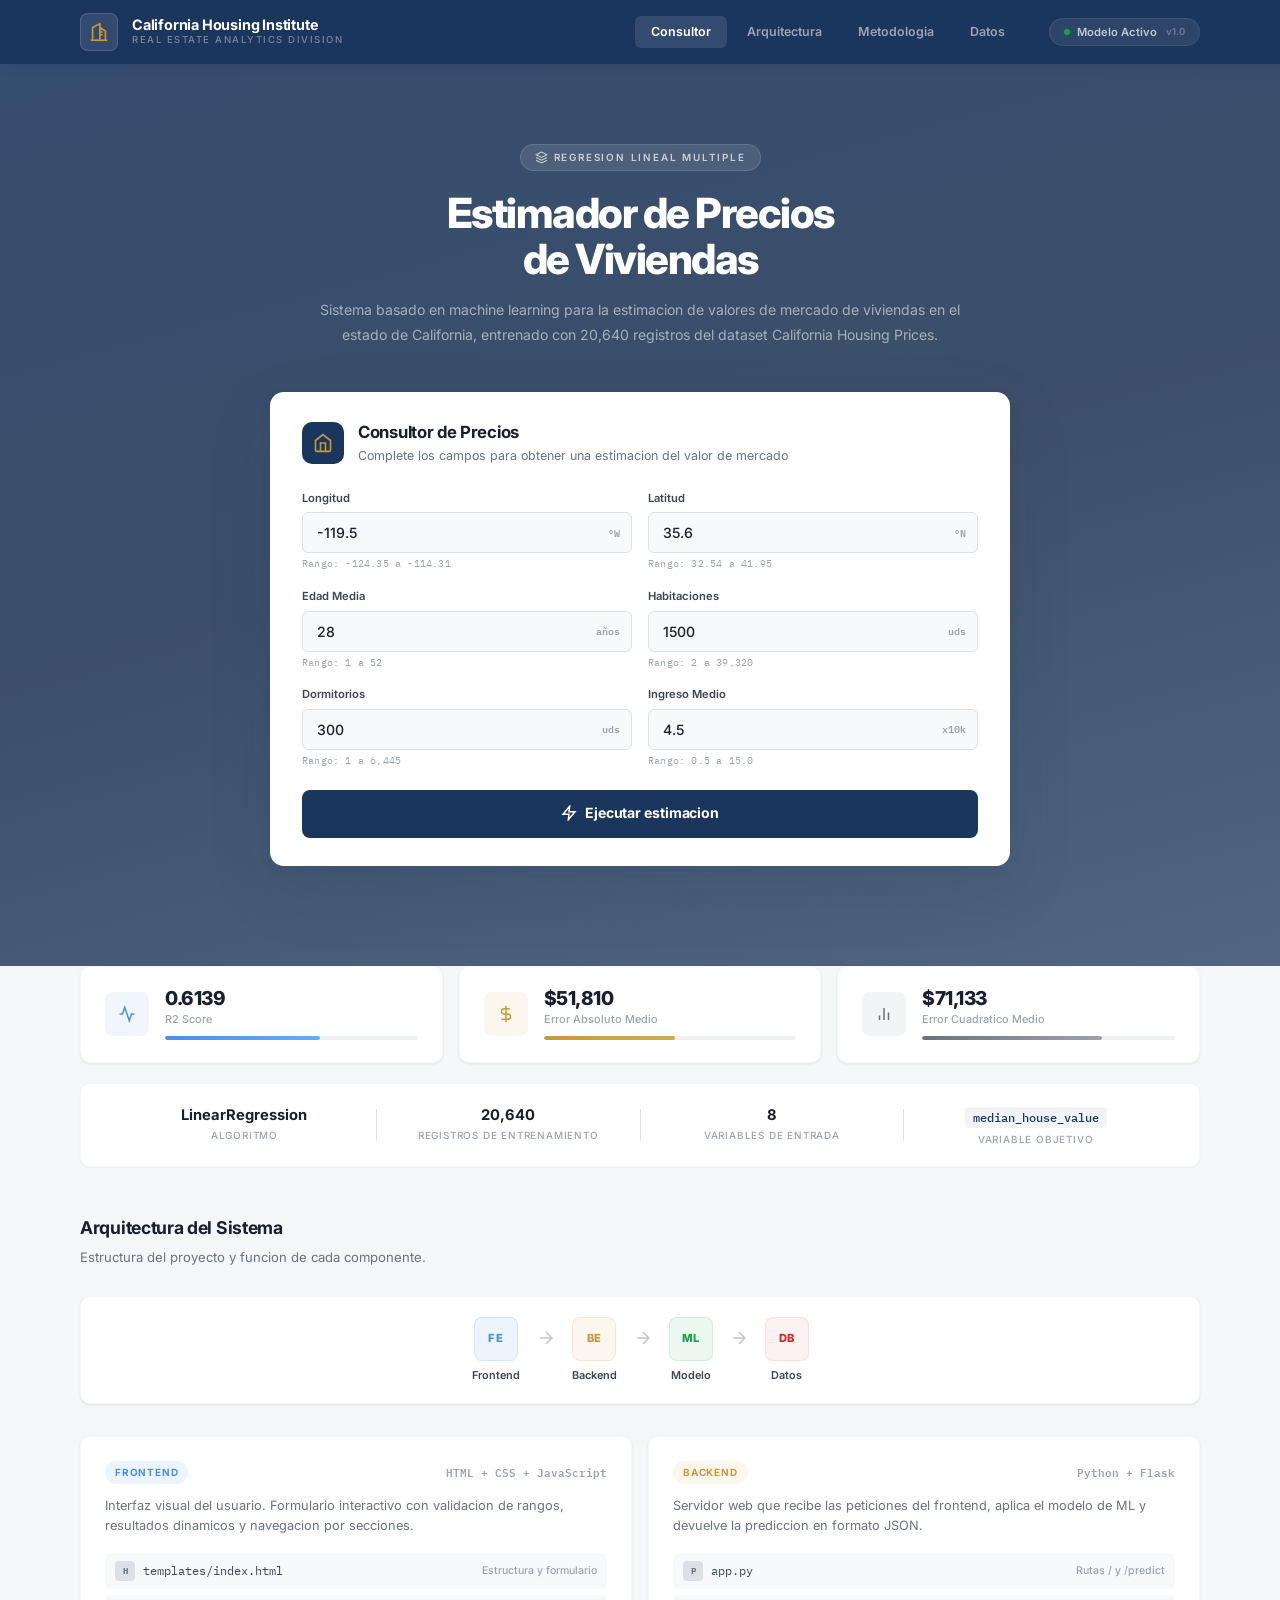
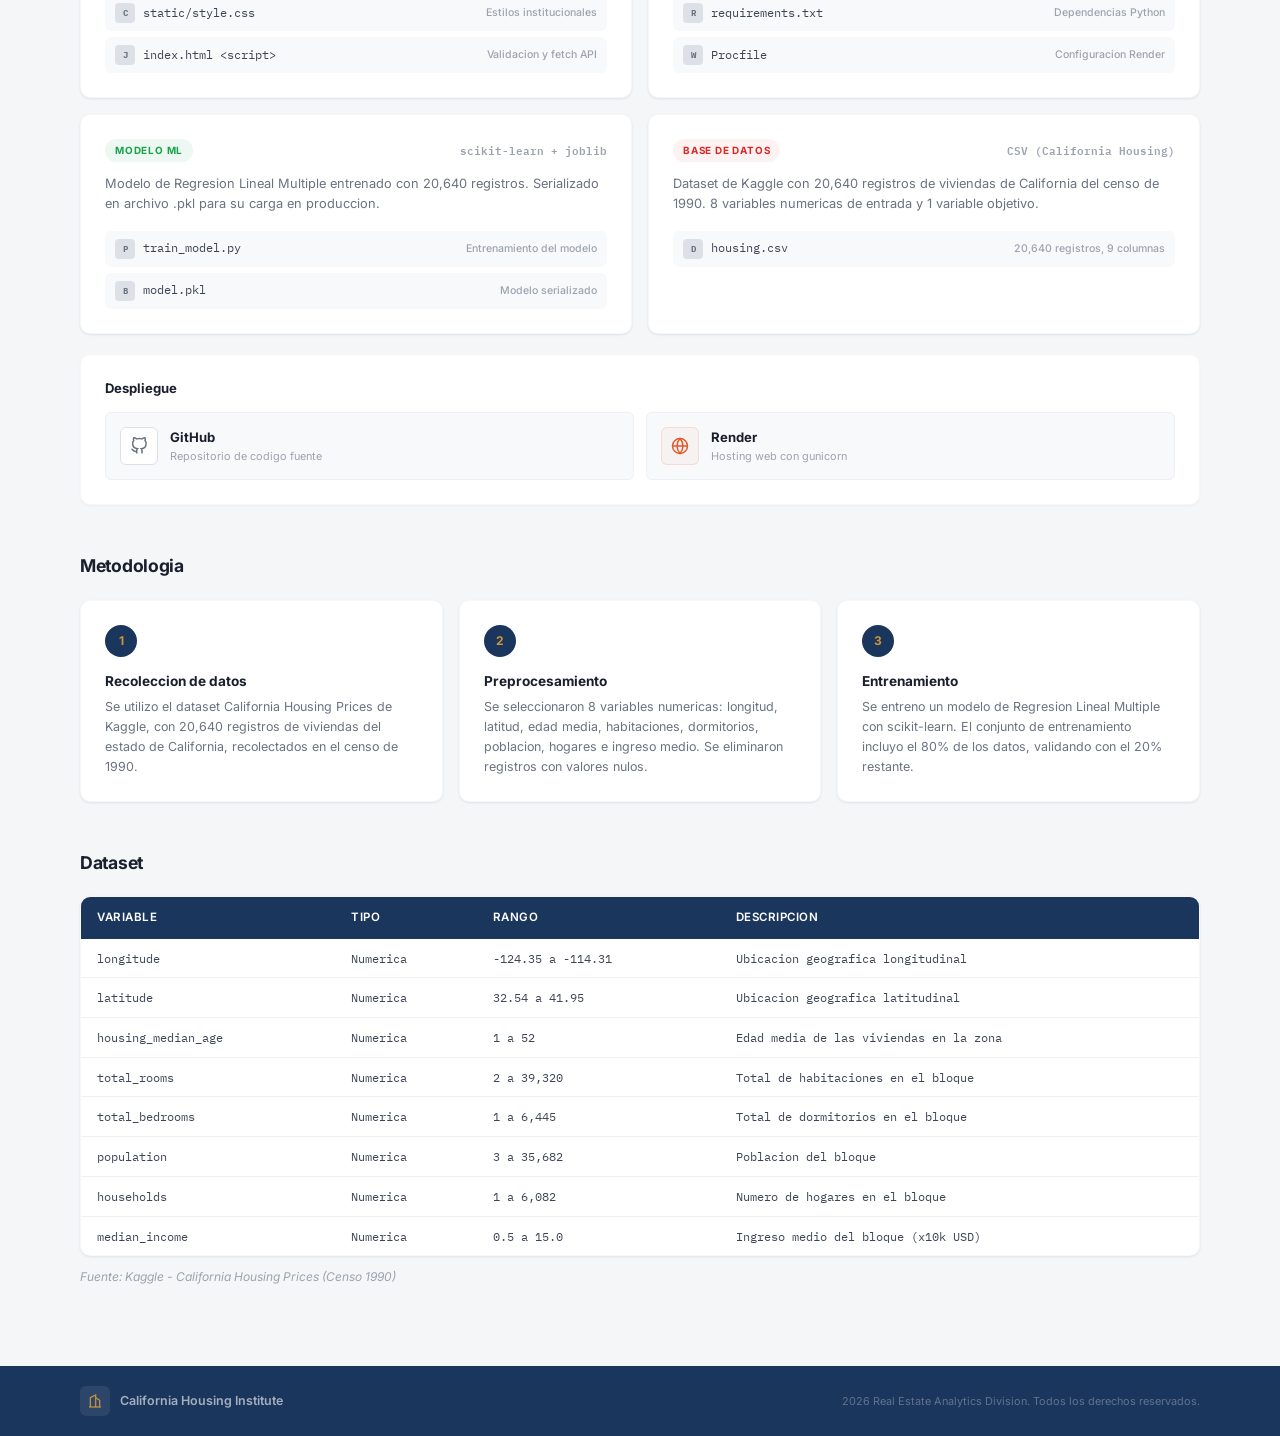
<file: templates/index.html>
<!DOCTYPE html>
<html lang="es">
<head>
    <meta charset="UTF-8">
    <meta name="viewport" content="width=device-width, initial-scale=1.0">
    <title>California Housing Institute</title>
    <link rel="preconnect" href="https://fonts.googleapis.com">
    <link rel="preconnect" href="https://fonts.gstatic.com" crossorigin>
    <link href="https://fonts.googleapis.com/css2?family=Inter:wght@400;500;600;700;800;900&family=IBM+Plex+Mono:wght@500;600&display=swap" rel="stylesheet">
    <link rel="stylesheet" href="/static/style.css">
</head>
<body>

    <nav class="navbar">
        <div class="nav-inner">
            <div class="nav-left">
                <div class="nav-logo">
                    <svg width="22" height="22" viewBox="0 0 24 24" fill="none" stroke="currentColor" stroke-width="1.8">
                        <path d="M3 21h18"/>
                        <path d="M5 21V7l8-4v18"/>
                        <path d="M19 21V11l-6-4"/>
                        <path d="M9 9v.01"/><path d="M9 12v.01"/><path d="M9 15v.01"/><path d="M9 18v.01"/>
                        <path d="M13 9h3"/><path d="M13 12h3"/><path d="M13 15h3"/>
                    </svg>
                </div>
                <div class="nav-brand-group">
                    <span class="nav-brand">California Housing Institute</span>
                    <span class="nav-tagline">Real Estate Analytics Division</span>
                </div>
            </div>
            <div class="nav-right">
                <div class="nav-links">
                    <a href="#consultor" class="nav-link active">Consultor</a>
                    <a href="#arquitectura" class="nav-link">Arquitectura</a>
                    <a href="#metodologia" class="nav-link">Metodologia</a>
                    <a href="#datos" class="nav-link">Datos</a>
                </div>
                <div class="nav-status">
                    <span class="status-dot"></span>
                    Modelo Activo
                    <span class="nav-version">v1.0</span>
                </div>
            </div>
        </div>
    </nav>

    <section class="hero" id="consultor">
        <div class="hero-bg"></div>
        <div class="hero-overlay"></div>
        <div class="hero-content">
            <div class="hero-badge">
                <svg width="13" height="13" viewBox="0 0 24 24" fill="none" stroke="currentColor" stroke-width="2"><path d="M12 2L2 7l10 5 10-5-10-5z"/><path d="M2 17l10 5 10-5"/><path d="M2 12l10 5 10-5"/></svg>
                Regresion Lineal Multiple
            </div>
            <h1>Estimador de Precios<br>de Viviendas</h1>
            <p class="hero-sub">Sistema basado en machine learning para la estimacion de valores de mercado de viviendas en el estado de California, entrenado con 20,640 registros del dataset California Housing Prices.</p>
        </div>

        <div class="predictor-card">
            <div class="pc-header">
                <div class="pc-title-row">
                    <div class="pc-icon">
                        <svg width="20" height="20" viewBox="0 0 24 24" fill="none" stroke="currentColor" stroke-width="2"><path d="M3 9l9-7 9 7v11a2 2 0 0 1-2 2H5a2 2 0 0 1-2-2z"/><polyline points="9 22 9 12 15 12 15 22"/></svg>
                    </div>
                    <div>
                        <h2>Consultor de Precios</h2>
                        <p>Complete los campos para obtener una estimacion del valor de mercado</p>
                    </div>
                </div>
            </div>

            <form id="predictForm" autocomplete="off">
                <div class="form-grid">
                    <div class="field">
                        <label for="longitude">Longitud</label>
                        <div class="input-wrap">
                            <input type="number" id="longitude" step="any" value="-119.5" min="-124.35" max="-114.31" required>
                            <span class="input-tag">°W</span>
                        </div>
                        <span class="field-range">Rango: -124.35 a -114.31</span>
                    </div>
                    <div class="field">
                        <label for="latitude">Latitud</label>
                        <div class="input-wrap">
                            <input type="number" id="latitude" step="any" value="35.6" min="32.54" max="41.95" required>
                            <span class="input-tag">°N</span>
                        </div>
                        <span class="field-range">Rango: 32.54 a 41.95</span>
                    </div>
                    <div class="field">
                        <label for="housing_median_age">Edad Media</label>
                        <div class="input-wrap">
                            <input type="number" id="housing_median_age" step="any" value="28" min="1" max="52" required>
                            <span class="input-tag">años</span>
                        </div>
                        <span class="field-range">Rango: 1 a 52</span>
                    </div>
                    <div class="field">
                        <label for="total_rooms">Habitaciones</label>
                        <div class="input-wrap">
                            <input type="number" id="total_rooms" step="1" value="1500" min="2" max="39320" required>
                            <span class="input-tag">uds</span>
                        </div>
                        <span class="field-range">Rango: 2 a 39,320</span>
                    </div>
                    <div class="field">
                        <label for="total_bedrooms">Dormitorios</label>
                        <div class="input-wrap">
                            <input type="number" id="total_bedrooms" step="1" value="300" min="1" max="6445" required>
                            <span class="input-tag">uds</span>
                        </div>
                        <span class="field-range">Rango: 1 a 6,445</span>
                    </div>
                    <div class="field">
                        <label for="median_income">Ingreso Medio</label>
                        <div class="input-wrap">
                            <input type="number" id="median_income" step="any" value="4.5" min="0.5" max="15.0" required>
                            <span class="input-tag">x10k</span>
                        </div>
                        <span class="field-range">Rango: 0.5 a 15.0</span>
                    </div>
                </div>

                <input type="hidden" id="population" value="1200">
                <input type="hidden" id="households" value="400">

                <button type="submit" id="btnPredict">
                    <span class="btn-shine"></span>
                    <span class="btn-inner">
                        <svg width="16" height="16" viewBox="0 0 24 24" fill="none" stroke="currentColor" stroke-width="2.2"><polygon points="13 2 3 14 12 14 11 22 21 10 12 10 13 2"/></svg>
                        Ejecutar estimacion
                    </span>
                </button>
            </form>

            <div id="result" class="result hidden">
                <div class="result-inner">
                    <div class="result-icon">
                        <svg width="20" height="20" viewBox="0 0 24 24" fill="none" stroke="currentColor" stroke-width="2.5"><polyline points="20 6 9 17 4 12"/></svg>
                    </div>
                    <p class="result-label">Precio estimado de la vivienda</p>
                    <p class="result-price" id="predictedPrice"></p>
                    <p class="result-sub">Calculado con Regresion Lineal Multiple</p>
                </div>
            </div>

            <div id="error" class="error hidden">
                <svg width="15" height="15" viewBox="0 0 24 24" fill="none" stroke="currentColor" stroke-width="2"><circle cx="12" cy="12" r="10"/><line x1="15" y1="9" x2="9" y2="15"/><line x1="9" y1="9" x2="15" y2="15"/></svg>
                <span id="errorMsg"></span>
            </div>
        </div>
    </section>

    <main class="main-content">
        <div class="metrics-band">
            <div class="metric-block">
                <div class="metric-icon blue">
                    <svg width="18" height="18" viewBox="0 0 24 24" fill="none" stroke="currentColor" stroke-width="2"><polyline points="22 12 18 12 15 21 9 3 6 12 2 12"/></svg>
                </div>
                <div class="metric-data">
                    <p class="metric-val" id="metricR2">0.6139</p>
                    <p class="metric-label">R2 Score</p>
                    <div class="metric-bar"><div class="metric-bar-fill blue" style="width:61.4%"></div></div>
                </div>
            </div>
            <div class="metric-block">
                <div class="metric-icon gold">
                    <svg width="18" height="18" viewBox="0 0 24 24" fill="none" stroke="currentColor" stroke-width="2"><line x1="12" y1="1" x2="12" y2="23"/><path d="M17 5H9.5a3.5 3.5 0 0 0 0 7h5a3.5 3.5 0 0 1 0 7H6"/></svg>
                </div>
                <div class="metric-data">
                    <p class="metric-val" id="metricMAE">$51,810</p>
                    <p class="metric-label">Error Absoluto Medio</p>
                    <div class="metric-bar"><div class="metric-bar-fill gold" style="width:52%"></div></div>
                </div>
            </div>
            <div class="metric-block">
                <div class="metric-icon slate">
                    <svg width="18" height="18" viewBox="0 0 24 24" fill="none" stroke="currentColor" stroke-width="2"><line x1="18" y1="20" x2="18" y2="10"/><line x1="12" y1="20" x2="12" y2="4"/><line x1="6" y1="20" x2="6" y2="14"/></svg>
                </div>
                <div class="metric-data">
                    <p class="metric-val" id="metricRMSE">$71,133</p>
                    <p class="metric-label">Error Cuadratico Medio</p>
                    <div class="metric-bar"><div class="metric-bar-fill slate" style="width:71%"></div></div>
                </div>
            </div>
        </div>

        <div class="info-band">
            <div class="info-item">
                <span class="info-val">LinearRegression</span>
                <span class="info-label">Algoritmo</span>
            </div>
            <div class="info-sep"></div>
            <div class="info-item">
                <span class="info-val">20,640</span>
                <span class="info-label">Registros de entrenamiento</span>
            </div>
            <div class="info-sep"></div>
            <div class="info-item">
                <span class="info-val">8</span>
                <span class="info-label">Variables de entrada</span>
            </div>
            <div class="info-sep"></div>
            <div class="info-item">
                <span class="info-val mono">median_house_value</span>
                <span class="info-label">Variable objetivo</span>
            </div>
        </div>

        <section class="arch-section" id="arquitectura">
            <h3>Arquitectura del Sistema</h3>
            <p class="arch-desc">Estructura del proyecto y funcion de cada componente.</p>

            <div class="arch-flow">
                <div class="arch-flow-item">
                    <div class="arch-flow-icon frontend">FE</div>
                    <span>Frontend</span>
                </div>
                <div class="arch-flow-arrow">
                    <svg width="20" height="20" viewBox="0 0 24 24" fill="none" stroke="currentColor" stroke-width="2"><path d="M5 12h14"/><path d="M12 5l7 7-7 7"/></svg>
                </div>
                <div class="arch-flow-item">
                    <div class="arch-flow-icon backend">BE</div>
                    <span>Backend</span>
                </div>
                <div class="arch-flow-arrow">
                    <svg width="20" height="20" viewBox="0 0 24 24" fill="none" stroke="currentColor" stroke-width="2"><path d="M5 12h14"/><path d="M12 5l7 7-7 7"/></svg>
                </div>
                <div class="arch-flow-item">
                    <div class="arch-flow-icon model">ML</div>
                    <span>Modelo</span>
                </div>
                <div class="arch-flow-arrow">
                    <svg width="20" height="20" viewBox="0 0 24 24" fill="none" stroke="currentColor" stroke-width="2"><path d="M5 12h14"/><path d="M12 5l7 7-7 7"/></svg>
                </div>
                <div class="arch-flow-item">
                    <div class="arch-flow-icon data">DB</div>
                    <span>Datos</span>
                </div>
            </div>

            <div class="arch-grid">
                <div class="arch-card">
                    <div class="arch-card-header">
                        <div class="arch-badge frontend">Frontend</div>
                        <span class="arch-tech">HTML + CSS + JavaScript</span>
                    </div>
                    <p class="arch-card-desc">Interfaz visual del usuario. Formulario interactivo con validacion de rangos, resultados dinamicos y navegacion por secciones.</p>
                    <div class="arch-files">
                        <div class="arch-file"><span class="arch-file-icon">H</span> templates/index.html <span class="arch-file-role">Estructura y formulario</span></div>
                        <div class="arch-file"><span class="arch-file-icon">C</span> static/style.css <span class="arch-file-role">Estilos institucionales</span></div>
                        <div class="arch-file"><span class="arch-file-icon">J</span> index.html &lt;script&gt; <span class="arch-file-role">Validacion y fetch API</span></div>
                    </div>
                </div>

                <div class="arch-card">
                    <div class="arch-card-header">
                        <div class="arch-badge backend">Backend</div>
                        <span class="arch-tech">Python + Flask</span>
                    </div>
                    <p class="arch-card-desc">Servidor web que recibe las peticiones del frontend, aplica el modelo de ML y devuelve la prediccion en formato JSON.</p>
                    <div class="arch-files">
                        <div class="arch-file"><span class="arch-file-icon">P</span> app.py <span class="arch-file-role">Rutas / y /predict</span></div>
                        <div class="arch-file"><span class="arch-file-icon">R</span> requirements.txt <span class="arch-file-role">Dependencias Python</span></div>
                        <div class="arch-file"><span class="arch-file-icon">W</span> Procfile <span class="arch-file-role">Configuracion Render</span></div>
                    </div>
                </div>

                <div class="arch-card">
                    <div class="arch-card-header">
                        <div class="arch-badge model">Modelo ML</div>
                        <span class="arch-tech">scikit-learn + joblib</span>
                    </div>
                    <p class="arch-card-desc">Modelo de Regresion Lineal Multiple entrenado con 20,640 registros. Serializado en archivo .pkl para su carga en produccion.</p>
                    <div class="arch-files">
                        <div class="arch-file"><span class="arch-file-icon">P</span> train_model.py <span class="arch-file-role">Entrenamiento del modelo</span></div>
                        <div class="arch-file"><span class="arch-file-icon">B</span> model.pkl <span class="arch-file-role">Modelo serializado</span></div>
                    </div>
                </div>

                <div class="arch-card">
                    <div class="arch-card-header">
                        <div class="arch-badge data">Base de Datos</div>
                        <span class="arch-tech">CSV (California Housing)</span>
                    </div>
                    <p class="arch-card-desc">Dataset de Kaggle con 20,640 registros de viviendas de California del censo de 1990. 8 variables numericas de entrada y 1 variable objetivo.</p>
                    <div class="arch-files">
                        <div class="arch-file"><span class="arch-file-icon">D</span> housing.csv <span class="arch-file-role">20,640 registros, 9 columnas</span></div>
                    </div>
                </div>
            </div>

            <div class="arch-deploy">
                <h4>Despliegue</h4>
                <div class="arch-deploy-grid">
                    <div class="arch-deploy-item">
                        <div class="arch-deploy-icon">
                            <svg width="18" height="18" viewBox="0 0 24 24" fill="none" stroke="currentColor" stroke-width="2"><path d="M9 19c-5 1.5-5-2.5-7-3m14 6v-3.87a3.37 3.37 0 0 0-.94-2.61c3.14-.35 6.44-1.54 6.44-7A5.44 5.44 0 0 0 20 4.77 5.07 5.07 0 0 0 19.91 1S18.73.65 16 2.48a13.38 13.38 0 0 0-7 0C6.27.65 5.09 1 5.09 1A5.07 5.07 0 0 0 5 4.77a5.44 5.44 0 0 0-1.5 3.78c0 5.42 3.3 6.61 6.44 7A3.37 3.37 0 0 0 9 18.13V22"/></svg>
                        </div>
                        <div>
                            <p class="arch-deploy-name">GitHub</p>
                            <p class="arch-deploy-detail">Repositorio de codigo fuente</p>
                        </div>
                    </div>
                    <div class="arch-deploy-item">
                        <div class="arch-deploy-icon render">
                            <svg width="18" height="18" viewBox="0 0 24 24" fill="none" stroke="currentColor" stroke-width="2"><circle cx="12" cy="12" r="10"/><line x1="2" y1="12" x2="22" y2="12"/><path d="M12 2a15.3 15.3 0 0 1 4 10 15.3 15.3 0 0 1-4 10 15.3 15.3 0 0 1-4-10 15.3 15.3 0 0 1 4-10z"/></svg>
                        </div>
                        <div>
                            <p class="arch-deploy-name">Render</p>
                            <p class="arch-deploy-detail">Hosting web con gunicorn</p>
                        </div>
                    </div>
                </div>
            </div>
        </section>

        <section class="method-section" id="metodologia">
            <h3>Metodologia</h3>
            <div class="method-grid">
                <div class="method-card">
                    <div class="method-num">1</div>
                    <h4>Recoleccion de datos</h4>
                    <p>Se utilizo el dataset California Housing Prices de Kaggle, con 20,640 registros de viviendas del estado de California, recolectados en el censo de 1990.</p>
                </div>
                <div class="method-card">
                    <div class="method-num">2</div>
                    <h4>Preprocesamiento</h4>
                    <p>Se seleccionaron 8 variables numericas: longitud, latitud, edad media, habitaciones, dormitorios, poblacion, hogares e ingreso medio. Se eliminaron registros con valores nulos.</p>
                </div>
                <div class="method-card">
                    <div class="method-num">3</div>
                    <h4>Entrenamiento</h4>
                    <p>Se entreno un modelo de Regresion Lineal Multiple con scikit-learn. El conjunto de entrenamiento incluyo el 80% de los datos, validando con el 20% restante.</p>
                </div>
            </div>
        </section>

        <section class="dataset-section" id="datos">
            <h3>Dataset</h3>
            <div class="dataset-table-wrap">
                <table class="dataset-table">
                    <thead>
                        <tr>
                            <th>Variable</th>
                            <th>Tipo</th>
                            <th>Rango</th>
                            <th>Descripcion</th>
                        </tr>
                    </thead>
                    <tbody>
                        <tr><td>longitude</td><td>Numerica</td><td>-124.35 a -114.31</td><td>Ubicacion geografica longitudinal</td></tr>
                        <tr><td>latitude</td><td>Numerica</td><td>32.54 a 41.95</td><td>Ubicacion geografica latitudinal</td></tr>
                        <tr><td>housing_median_age</td><td>Numerica</td><td>1 a 52</td><td>Edad media de las viviendas en la zona</td></tr>
                        <tr><td>total_rooms</td><td>Numerica</td><td>2 a 39,320</td><td>Total de habitaciones en el bloque</td></tr>
                        <tr><td>total_bedrooms</td><td>Numerica</td><td>1 a 6,445</td><td>Total de dormitorios en el bloque</td></tr>
                        <tr><td>population</td><td>Numerica</td><td>3 a 35,682</td><td>Poblacion del bloque</td></tr>
                        <tr><td>households</td><td>Numerica</td><td>1 a 6,082</td><td>Numero de hogares en el bloque</td></tr>
                        <tr><td>median_income</td><td>Numerica</td><td>0.5 a 15.0</td><td>Ingreso medio del bloque (x10k USD)</td></tr>
                    </tbody>
                </table>
            </div>
            <p class="dataset-note">Fuente: Kaggle - California Housing Prices (Censo 1990)</p>
        </section>
    </main>

    <footer class="footer">
        <div class="footer-inner">
            <div class="footer-left">
                <div class="footer-logo">
                    <svg width="16" height="16" viewBox="0 0 24 24" fill="none" stroke="currentColor" stroke-width="1.8">
                        <path d="M3 21h18"/><path d="M5 21V7l8-4v18"/><path d="M19 21V11l-6-4"/>
                    </svg>
                </div>
                <span>California Housing Institute</span>
            </div>
            <p class="footer-copy">2026 Real Estate Analytics Division. Todos los derechos reservados.</p>
        </div>
    </footer>

    <script>
        const RANGES = {
            longitude: {min:-124.35, max:-114.31, label:"Longitud"},
            latitude: {min:32.54, max:41.95, label:"Latitud"},
            housing_median_age: {min:1, max:52, label:"Edad Media"},
            total_rooms: {min:2, max:39320, label:"Habitaciones"},
            total_bedrooms: {min:1, max:6445, label:"Dormitorios"},
            median_income: {min:0.5, max:15.0, label:"Ingreso Medio"},
            population: {min:3, max:35682, label:"Poblacion"},
            households: {min:1, max:6082, label:"Hogares"}
        };

        const form = document.getElementById("predictForm");
        const resultDiv = document.getElementById("result");
        const errorDiv = document.getElementById("error");
        const predictedPrice = document.getElementById("predictedPrice");
        const errorMsg = document.getElementById("errorMsg");
        const btnPredict = document.getElementById("btnPredict");

        form.addEventListener("submit", async (e) => {
            e.preventDefault();
            resultDiv.classList.add("hidden");
            errorDiv.classList.add("hidden");

            const features = ["longitude","latitude","housing_median_age","total_rooms","total_bedrooms","population","households","median_income"];
            const data = {};
            for (const f of features) {
                const el = document.getElementById(f);
                const val = parseFloat(el.value);
                const r = RANGES[f];
                if (isNaN(val) || val < r.min || val > r.max) {
                    errorMsg.textContent = r.label + ": valor fuera de rango (" + r.min + " a " + r.max + ")";
                    errorDiv.classList.remove("hidden");
                    return;
                }
                data[f] = val;
            }

            btnPredict.disabled = true;
            btnPredict.querySelector(".btn-inner").lastChild.textContent = "Calculando...";

            try {
                const response = await fetch("/predict", {
                    method: "POST",
                    headers: { "Content-Type": "application/json" },
                    body: JSON.stringify(data),
                });
                const result = await response.json();
                if (response.ok) {
                    predictedPrice.textContent = result.prediction.toLocaleString("en-US", { style: "currency", currency: "USD", maximumFractionDigits: 0 });
                    resultDiv.classList.remove("hidden");
                } else {
                    errorMsg.textContent = result.error || "Error al predecir.";
                    errorDiv.classList.remove("hidden");
                }
            } catch (err) {
                errorMsg.textContent = "Error de conexion con el servidor.";
                errorDiv.classList.remove("hidden");
            } finally {
                btnPredict.disabled = false;
                btnPredict.querySelector(".btn-inner").lastChild.textContent = "Ejecutar estimacion";
            }
        });

        const navLinks = document.querySelectorAll('.nav-link');
        const sections = document.querySelectorAll('section[id]');
        window.addEventListener('scroll', () => {
            let current = '';
            sections.forEach(s => {
                if (window.scrollY >= s.offsetTop - 100) current = s.getAttribute('id');
            });
            navLinks.forEach(link => {
                link.classList.remove('active');
                if (link.getAttribute('href') === '#' + current) link.classList.add('active');
            });
        });
    </script>
</body>
</html>
</file>
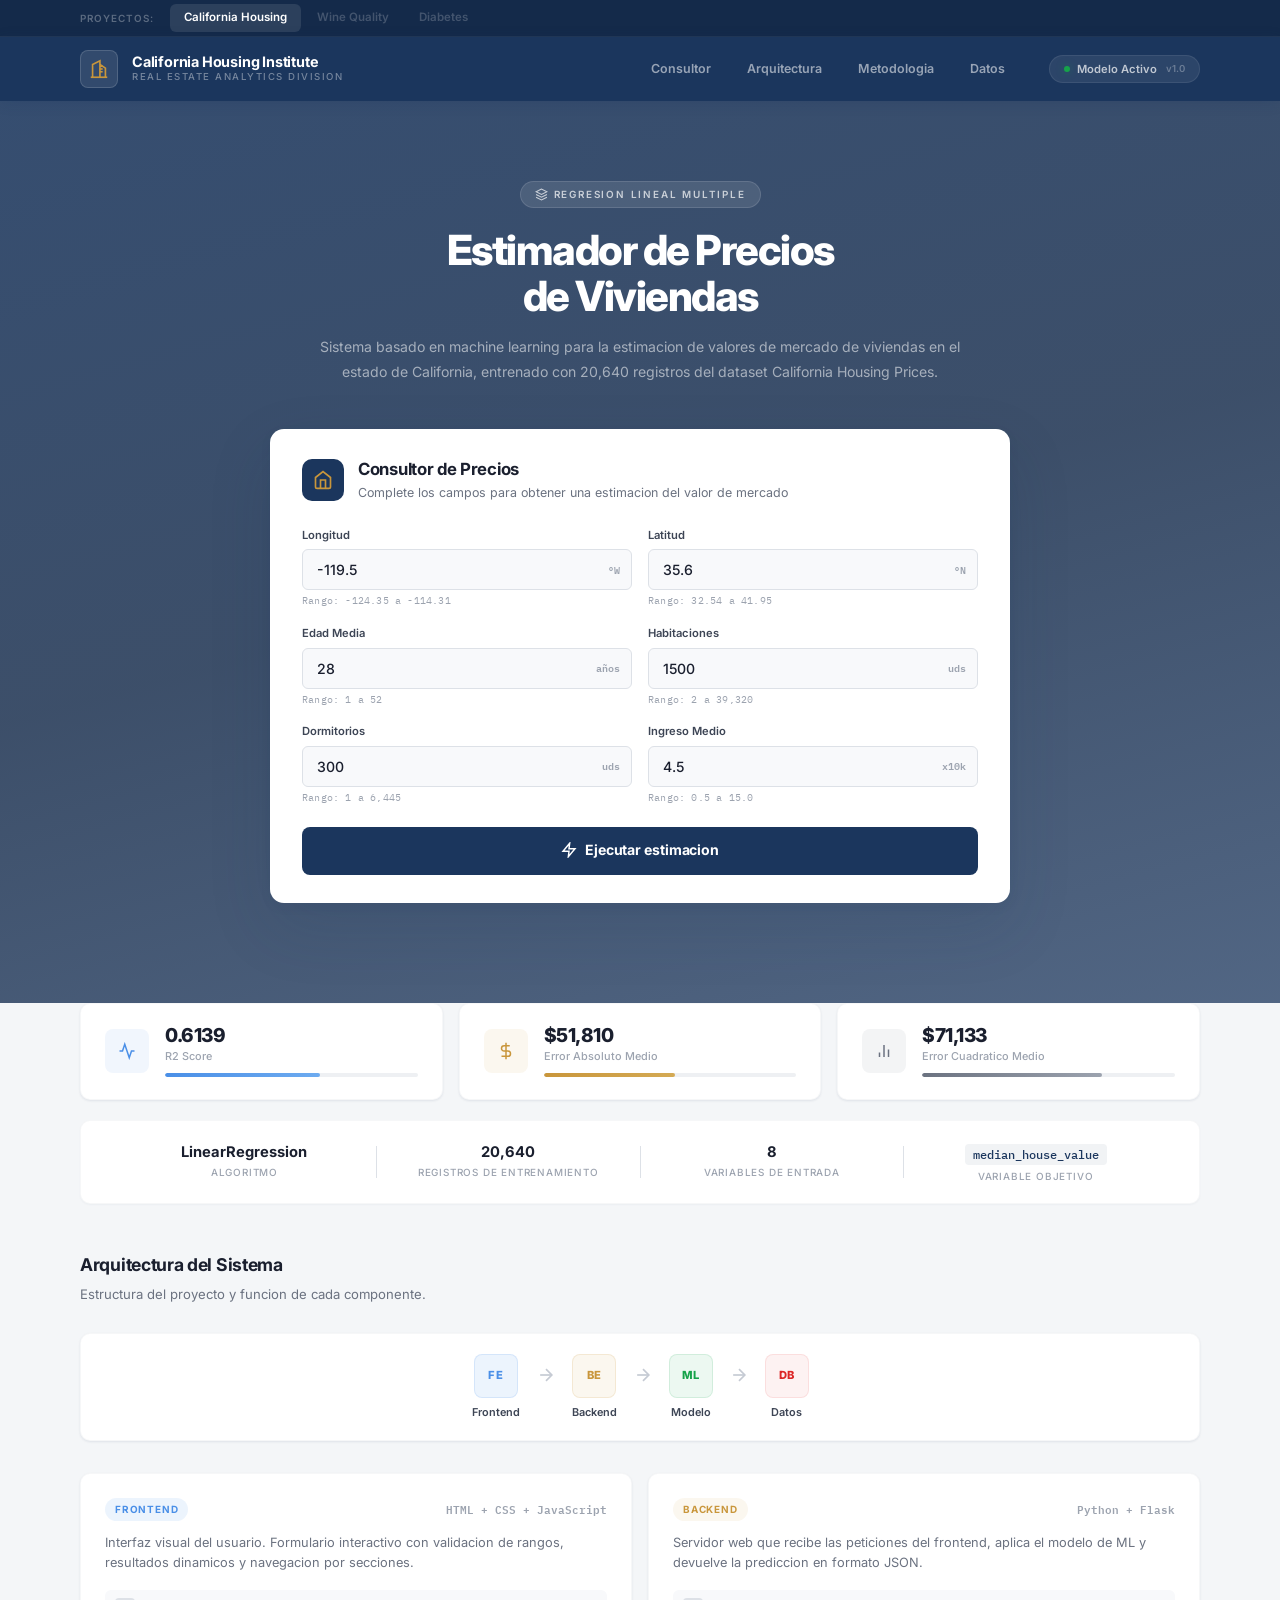
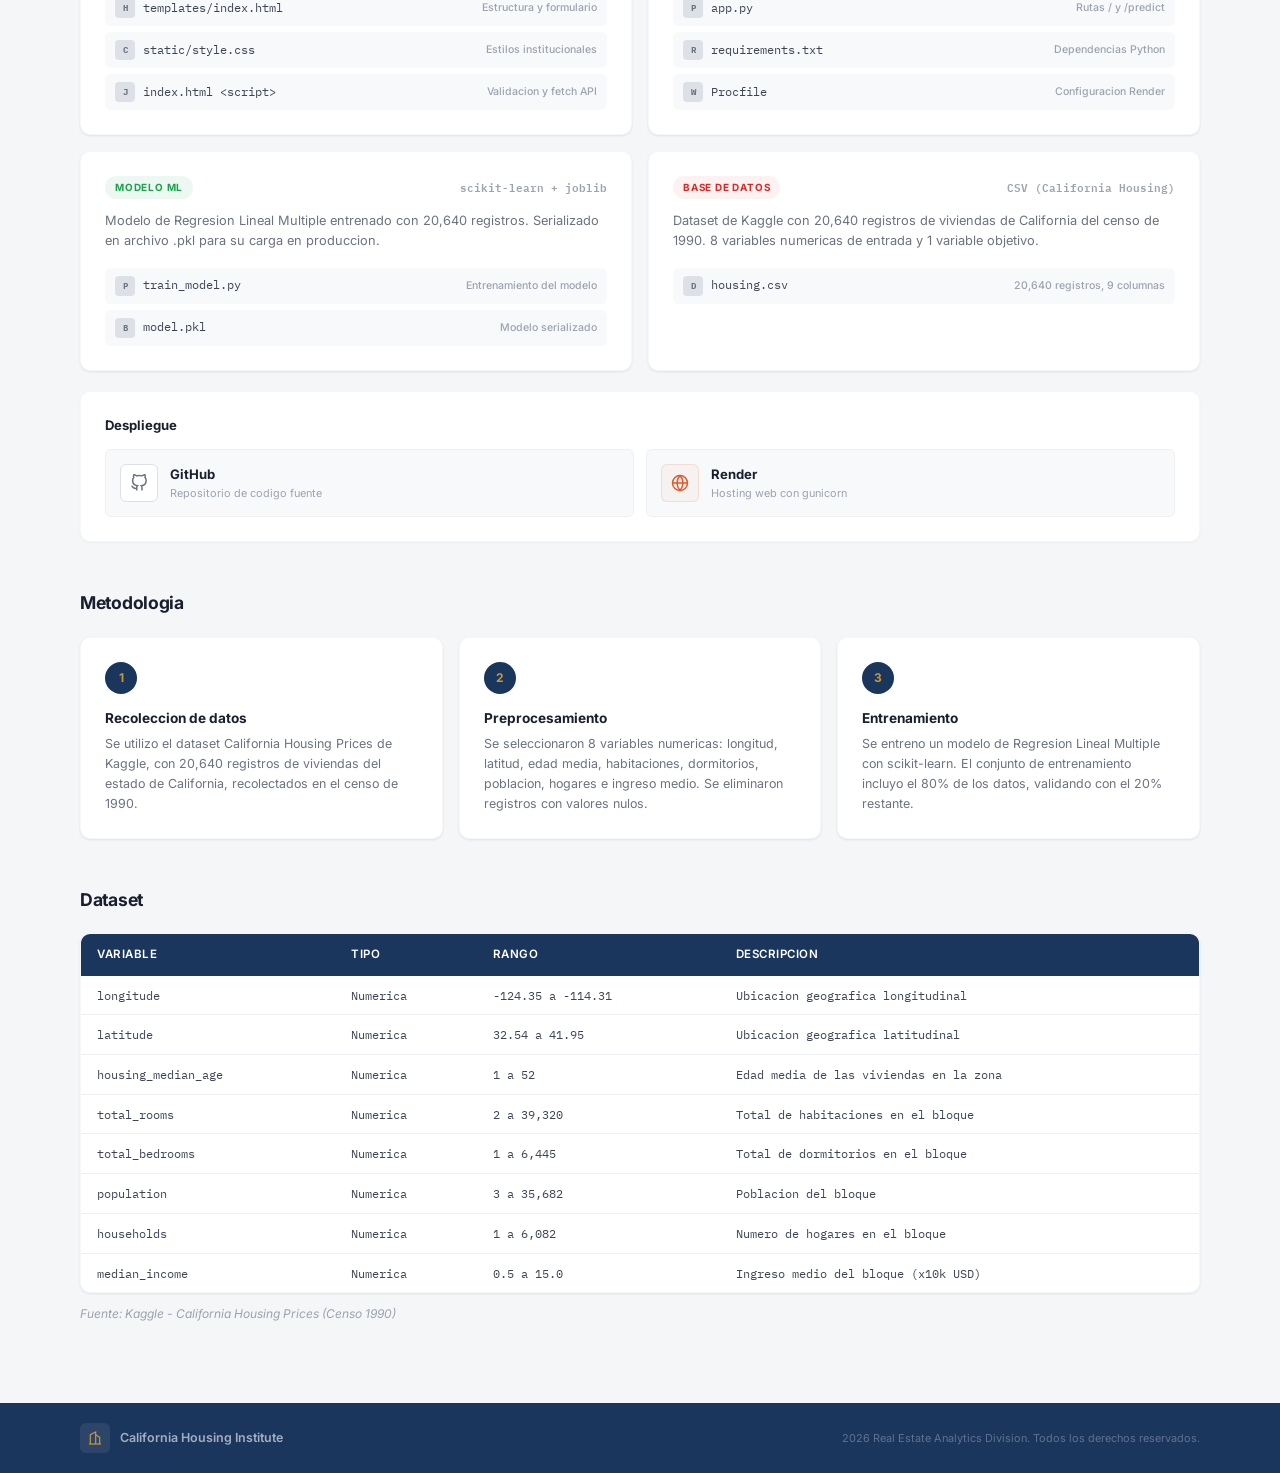
<file: california-housing/templates/index.html>
<!DOCTYPE html>
<html lang="es">
<head>
    <meta charset="UTF-8">
    <meta name="viewport" content="width=device-width, initial-scale=1.0">
    <title>California Housing Institute</title>
    <link rel="preconnect" href="https://fonts.googleapis.com">
    <link rel="preconnect" href="https://fonts.gstatic.com" crossorigin>
    <link href="https://fonts.googleapis.com/css2?family=Inter:wght@400;500;600;700;800;900&family=IBM+Plex+Mono:wght@500;600&display=swap" rel="stylesheet">
    <link rel="stylesheet" href="/static/style.css">
</head>
<body>

    <nav class="project-nav">
        <div class="pn-inner">
            <span class="pn-label">Proyectos:</span>
            <div class="pn-links">
                <a href="#" class="pn-link active">California Housing</a>
                <a href="#" class="pn-link disabled">Wine Quality</a>
                <a href="#" class="pn-link disabled">Diabetes</a>
            </div>
        </div>
    </nav>

    <nav class="navbar">
        <div class="nav-inner">
            <div class="nav-left">
                <div class="nav-logo">
                    <svg width="22" height="22" viewBox="0 0 24 24" fill="none" stroke="currentColor" stroke-width="1.8">
                        <path d="M3 21h18"/>
                        <path d="M5 21V7l8-4v18"/>
                        <path d="M19 21V11l-6-4"/>
                        <path d="M9 9v.01"/><path d="M9 12v.01"/><path d="M9 15v.01"/><path d="M9 18v.01"/>
                        <path d="M13 9h3"/><path d="M13 12h3"/><path d="M13 15h3"/>
                    </svg>
                </div>
                <div class="nav-brand-group">
                    <span class="nav-brand">California Housing Institute</span>
                    <span class="nav-tagline">Real Estate Analytics Division</span>
                </div>
            </div>
            <div class="nav-right">
                <div class="nav-links">
                    <a href="#consultor" class="nav-link active">Consultor</a>
                    <a href="#arquitectura" class="nav-link">Arquitectura</a>
                    <a href="#metodologia" class="nav-link">Metodologia</a>
                    <a href="#datos" class="nav-link">Datos</a>
                </div>
                <div class="nav-status">
                    <span class="status-dot"></span>
                    Modelo Activo
                    <span class="nav-version">v1.0</span>
                </div>
            </div>
        </div>
    </nav>

    <section class="hero" id="consultor">
        <div class="hero-bg"></div>
        <div class="hero-overlay"></div>
        <div class="hero-content">
            <div class="hero-badge">
                <svg width="13" height="13" viewBox="0 0 24 24" fill="none" stroke="currentColor" stroke-width="2"><path d="M12 2L2 7l10 5 10-5-10-5z"/><path d="M2 17l10 5 10-5"/><path d="M2 12l10 5 10-5"/></svg>
                Regresion Lineal Multiple
            </div>
            <h1>Estimador de Precios<br>de Viviendas</h1>
            <p class="hero-sub">Sistema basado en machine learning para la estimacion de valores de mercado de viviendas en el estado de California, entrenado con 20,640 registros del dataset California Housing Prices.</p>
        </div>

        <div class="predictor-card">
            <div class="pc-header">
                <div class="pc-title-row">
                    <div class="pc-icon">
                        <svg width="20" height="20" viewBox="0 0 24 24" fill="none" stroke="currentColor" stroke-width="2"><path d="M3 9l9-7 9 7v11a2 2 0 0 1-2 2H5a2 2 0 0 1-2-2z"/><polyline points="9 22 9 12 15 12 15 22"/></svg>
                    </div>
                    <div>
                        <h2>Consultor de Precios</h2>
                        <p>Complete los campos para obtener una estimacion del valor de mercado</p>
                    </div>
                </div>
            </div>

            <form id="predictForm" autocomplete="off">
                <div class="form-grid">
                    <div class="field">
                        <label for="longitude">Longitud</label>
                        <div class="input-wrap">
                            <input type="number" id="longitude" step="any" value="-119.5" min="-124.35" max="-114.31" required>
                            <span class="input-tag">°W</span>
                        </div>
                        <span class="field-range">Rango: -124.35 a -114.31</span>
                    </div>
                    <div class="field">
                        <label for="latitude">Latitud</label>
                        <div class="input-wrap">
                            <input type="number" id="latitude" step="any" value="35.6" min="32.54" max="41.95" required>
                            <span class="input-tag">°N</span>
                        </div>
                        <span class="field-range">Rango: 32.54 a 41.95</span>
                    </div>
                    <div class="field">
                        <label for="housing_median_age">Edad Media</label>
                        <div class="input-wrap">
                            <input type="number" id="housing_median_age" step="any" value="28" min="1" max="52" required>
                            <span class="input-tag">años</span>
                        </div>
                        <span class="field-range">Rango: 1 a 52</span>
                    </div>
                    <div class="field">
                        <label for="total_rooms">Habitaciones</label>
                        <div class="input-wrap">
                            <input type="number" id="total_rooms" step="1" value="1500" min="2" max="39320" required>
                            <span class="input-tag">uds</span>
                        </div>
                        <span class="field-range">Rango: 2 a 39,320</span>
                    </div>
                    <div class="field">
                        <label for="total_bedrooms">Dormitorios</label>
                        <div class="input-wrap">
                            <input type="number" id="total_bedrooms" step="1" value="300" min="1" max="6445" required>
                            <span class="input-tag">uds</span>
                        </div>
                        <span class="field-range">Rango: 1 a 6,445</span>
                    </div>
                    <div class="field">
                        <label for="median_income">Ingreso Medio</label>
                        <div class="input-wrap">
                            <input type="number" id="median_income" step="any" value="4.5" min="0.5" max="15.0" required>
                            <span class="input-tag">x10k</span>
                        </div>
                        <span class="field-range">Rango: 0.5 a 15.0</span>
                    </div>
                </div>

                <input type="hidden" id="population" value="1200">
                <input type="hidden" id="households" value="400">

                <button type="submit" id="btnPredict">
                    <span class="btn-shine"></span>
                    <span class="btn-inner">
                        <svg width="16" height="16" viewBox="0 0 24 24" fill="none" stroke="currentColor" stroke-width="2.2"><polygon points="13 2 3 14 12 14 11 22 21 10 12 10 13 2"/></svg>
                        Ejecutar estimacion
                    </span>
                </button>
            </form>

            <div id="result" class="result hidden">
                <div class="result-inner">
                    <div class="result-icon">
                        <svg width="20" height="20" viewBox="0 0 24 24" fill="none" stroke="currentColor" stroke-width="2.5"><polyline points="20 6 9 17 4 12"/></svg>
                    </div>
                    <p class="result-label">Precio estimado de la vivienda</p>
                    <p class="result-price" id="predictedPrice"></p>
                    <p class="result-sub">Calculado con Regresion Lineal Multiple</p>
                </div>
            </div>

            <div id="error" class="error hidden">
                <svg width="15" height="15" viewBox="0 0 24 24" fill="none" stroke="currentColor" stroke-width="2"><circle cx="12" cy="12" r="10"/><line x1="15" y1="9" x2="9" y2="15"/><line x1="9" y1="9" x2="15" y2="15"/></svg>
                <span id="errorMsg"></span>
            </div>
        </div>
    </section>

    <main class="main-content">
        <div class="metrics-band">
            <div class="metric-block">
                <div class="metric-icon blue">
                    <svg width="18" height="18" viewBox="0 0 24 24" fill="none" stroke="currentColor" stroke-width="2"><polyline points="22 12 18 12 15 21 9 3 6 12 2 12"/></svg>
                </div>
                <div class="metric-data">
                    <p class="metric-val" id="metricR2">0.6139</p>
                    <p class="metric-label">R2 Score</p>
                    <div class="metric-bar"><div class="metric-bar-fill blue" style="width:61.4%"></div></div>
                </div>
            </div>
            <div class="metric-block">
                <div class="metric-icon gold">
                    <svg width="18" height="18" viewBox="0 0 24 24" fill="none" stroke="currentColor" stroke-width="2"><line x1="12" y1="1" x2="12" y2="23"/><path d="M17 5H9.5a3.5 3.5 0 0 0 0 7h5a3.5 3.5 0 0 1 0 7H6"/></svg>
                </div>
                <div class="metric-data">
                    <p class="metric-val" id="metricMAE">$51,810</p>
                    <p class="metric-label">Error Absoluto Medio</p>
                    <div class="metric-bar"><div class="metric-bar-fill gold" style="width:52%"></div></div>
                </div>
            </div>
            <div class="metric-block">
                <div class="metric-icon slate">
                    <svg width="18" height="18" viewBox="0 0 24 24" fill="none" stroke="currentColor" stroke-width="2"><line x1="18" y1="20" x2="18" y2="10"/><line x1="12" y1="20" x2="12" y2="4"/><line x1="6" y1="20" x2="6" y2="14"/></svg>
                </div>
                <div class="metric-data">
                    <p class="metric-val" id="metricRMSE">$71,133</p>
                    <p class="metric-label">Error Cuadratico Medio</p>
                    <div class="metric-bar"><div class="metric-bar-fill slate" style="width:71%"></div></div>
                </div>
            </div>
        </div>

        <div class="info-band">
            <div class="info-item">
                <span class="info-val">LinearRegression</span>
                <span class="info-label">Algoritmo</span>
            </div>
            <div class="info-sep"></div>
            <div class="info-item">
                <span class="info-val">20,640</span>
                <span class="info-label">Registros de entrenamiento</span>
            </div>
            <div class="info-sep"></div>
            <div class="info-item">
                <span class="info-val">8</span>
                <span class="info-label">Variables de entrada</span>
            </div>
            <div class="info-sep"></div>
            <div class="info-item">
                <span class="info-val mono">median_house_value</span>
                <span class="info-label">Variable objetivo</span>
            </div>
        </div>

        <section class="arch-section" id="arquitectura">
            <h3>Arquitectura del Sistema</h3>
            <p class="arch-desc">Estructura del proyecto y funcion de cada componente.</p>

            <div class="arch-flow">
                <div class="arch-flow-item">
                    <div class="arch-flow-icon frontend">FE</div>
                    <span>Frontend</span>
                </div>
                <div class="arch-flow-arrow">
                    <svg width="20" height="20" viewBox="0 0 24 24" fill="none" stroke="currentColor" stroke-width="2"><path d="M5 12h14"/><path d="M12 5l7 7-7 7"/></svg>
                </div>
                <div class="arch-flow-item">
                    <div class="arch-flow-icon backend">BE</div>
                    <span>Backend</span>
                </div>
                <div class="arch-flow-arrow">
                    <svg width="20" height="20" viewBox="0 0 24 24" fill="none" stroke="currentColor" stroke-width="2"><path d="M5 12h14"/><path d="M12 5l7 7-7 7"/></svg>
                </div>
                <div class="arch-flow-item">
                    <div class="arch-flow-icon model">ML</div>
                    <span>Modelo</span>
                </div>
                <div class="arch-flow-arrow">
                    <svg width="20" height="20" viewBox="0 0 24 24" fill="none" stroke="currentColor" stroke-width="2"><path d="M5 12h14"/><path d="M12 5l7 7-7 7"/></svg>
                </div>
                <div class="arch-flow-item">
                    <div class="arch-flow-icon data">DB</div>
                    <span>Datos</span>
                </div>
            </div>

            <div class="arch-grid">
                <div class="arch-card">
                    <div class="arch-card-header">
                        <div class="arch-badge frontend">Frontend</div>
                        <span class="arch-tech">HTML + CSS + JavaScript</span>
                    </div>
                    <p class="arch-card-desc">Interfaz visual del usuario. Formulario interactivo con validacion de rangos, resultados dinamicos y navegacion por secciones.</p>
                    <div class="arch-files">
                        <div class="arch-file"><span class="arch-file-icon">H</span> templates/index.html <span class="arch-file-role">Estructura y formulario</span></div>
                        <div class="arch-file"><span class="arch-file-icon">C</span> static/style.css <span class="arch-file-role">Estilos institucionales</span></div>
                        <div class="arch-file"><span class="arch-file-icon">J</span> index.html &lt;script&gt; <span class="arch-file-role">Validacion y fetch API</span></div>
                    </div>
                </div>

                <div class="arch-card">
                    <div class="arch-card-header">
                        <div class="arch-badge backend">Backend</div>
                        <span class="arch-tech">Python + Flask</span>
                    </div>
                    <p class="arch-card-desc">Servidor web que recibe las peticiones del frontend, aplica el modelo de ML y devuelve la prediccion en formato JSON.</p>
                    <div class="arch-files">
                        <div class="arch-file"><span class="arch-file-icon">P</span> app.py <span class="arch-file-role">Rutas / y /predict</span></div>
                        <div class="arch-file"><span class="arch-file-icon">R</span> requirements.txt <span class="arch-file-role">Dependencias Python</span></div>
                        <div class="arch-file"><span class="arch-file-icon">W</span> Procfile <span class="arch-file-role">Configuracion Render</span></div>
                    </div>
                </div>

                <div class="arch-card">
                    <div class="arch-card-header">
                        <div class="arch-badge model">Modelo ML</div>
                        <span class="arch-tech">scikit-learn + joblib</span>
                    </div>
                    <p class="arch-card-desc">Modelo de Regresion Lineal Multiple entrenado con 20,640 registros. Serializado en archivo .pkl para su carga en produccion.</p>
                    <div class="arch-files">
                        <div class="arch-file"><span class="arch-file-icon">P</span> train_model.py <span class="arch-file-role">Entrenamiento del modelo</span></div>
                        <div class="arch-file"><span class="arch-file-icon">B</span> model.pkl <span class="arch-file-role">Modelo serializado</span></div>
                    </div>
                </div>

                <div class="arch-card">
                    <div class="arch-card-header">
                        <div class="arch-badge data">Base de Datos</div>
                        <span class="arch-tech">CSV (California Housing)</span>
                    </div>
                    <p class="arch-card-desc">Dataset de Kaggle con 20,640 registros de viviendas de California del censo de 1990. 8 variables numericas de entrada y 1 variable objetivo.</p>
                    <div class="arch-files">
                        <div class="arch-file"><span class="arch-file-icon">D</span> housing.csv <span class="arch-file-role">20,640 registros, 9 columnas</span></div>
                    </div>
                </div>
            </div>

            <div class="arch-deploy">
                <h4>Despliegue</h4>
                <div class="arch-deploy-grid">
                    <div class="arch-deploy-item">
                        <div class="arch-deploy-icon">
                            <svg width="18" height="18" viewBox="0 0 24 24" fill="none" stroke="currentColor" stroke-width="2"><path d="M9 19c-5 1.5-5-2.5-7-3m14 6v-3.87a3.37 3.37 0 0 0-.94-2.61c3.14-.35 6.44-1.54 6.44-7A5.44 5.44 0 0 0 20 4.77 5.07 5.07 0 0 0 19.91 1S18.73.65 16 2.48a13.38 13.38 0 0 0-7 0C6.27.65 5.09 1 5.09 1A5.07 5.07 0 0 0 5 4.77a5.44 5.44 0 0 0-1.5 3.78c0 5.42 3.3 6.61 6.44 7A3.37 3.37 0 0 0 9 18.13V22"/></svg>
                        </div>
                        <div>
                            <p class="arch-deploy-name">GitHub</p>
                            <p class="arch-deploy-detail">Repositorio de codigo fuente</p>
                        </div>
                    </div>
                    <div class="arch-deploy-item">
                        <div class="arch-deploy-icon render">
                            <svg width="18" height="18" viewBox="0 0 24 24" fill="none" stroke="currentColor" stroke-width="2"><circle cx="12" cy="12" r="10"/><line x1="2" y1="12" x2="22" y2="12"/><path d="M12 2a15.3 15.3 0 0 1 4 10 15.3 15.3 0 0 1-4 10 15.3 15.3 0 0 1-4-10 15.3 15.3 0 0 1 4-10z"/></svg>
                        </div>
                        <div>
                            <p class="arch-deploy-name">Render</p>
                            <p class="arch-deploy-detail">Hosting web con gunicorn</p>
                        </div>
                    </div>
                </div>
            </div>
        </section>

        <section class="method-section" id="metodologia">
            <h3>Metodologia</h3>
            <div class="method-grid">
                <div class="method-card">
                    <div class="method-num">1</div>
                    <h4>Recoleccion de datos</h4>
                    <p>Se utilizo el dataset California Housing Prices de Kaggle, con 20,640 registros de viviendas del estado de California, recolectados en el censo de 1990.</p>
                </div>
                <div class="method-card">
                    <div class="method-num">2</div>
                    <h4>Preprocesamiento</h4>
                    <p>Se seleccionaron 8 variables numericas: longitud, latitud, edad media, habitaciones, dormitorios, poblacion, hogares e ingreso medio. Se eliminaron registros con valores nulos.</p>
                </div>
                <div class="method-card">
                    <div class="method-num">3</div>
                    <h4>Entrenamiento</h4>
                    <p>Se entreno un modelo de Regresion Lineal Multiple con scikit-learn. El conjunto de entrenamiento incluyo el 80% de los datos, validando con el 20% restante.</p>
                </div>
            </div>
        </section>

        <section class="dataset-section" id="datos">
            <h3>Dataset</h3>
            <div class="dataset-table-wrap">
                <table class="dataset-table">
                    <thead>
                        <tr>
                            <th>Variable</th>
                            <th>Tipo</th>
                            <th>Rango</th>
                            <th>Descripcion</th>
                        </tr>
                    </thead>
                    <tbody>
                        <tr><td>longitude</td><td>Numerica</td><td>-124.35 a -114.31</td><td>Ubicacion geografica longitudinal</td></tr>
                        <tr><td>latitude</td><td>Numerica</td><td>32.54 a 41.95</td><td>Ubicacion geografica latitudinal</td></tr>
                        <tr><td>housing_median_age</td><td>Numerica</td><td>1 a 52</td><td>Edad media de las viviendas en la zona</td></tr>
                        <tr><td>total_rooms</td><td>Numerica</td><td>2 a 39,320</td><td>Total de habitaciones en el bloque</td></tr>
                        <tr><td>total_bedrooms</td><td>Numerica</td><td>1 a 6,445</td><td>Total de dormitorios en el bloque</td></tr>
                        <tr><td>population</td><td>Numerica</td><td>3 a 35,682</td><td>Poblacion del bloque</td></tr>
                        <tr><td>households</td><td>Numerica</td><td>1 a 6,082</td><td>Numero de hogares en el bloque</td></tr>
                        <tr><td>median_income</td><td>Numerica</td><td>0.5 a 15.0</td><td>Ingreso medio del bloque (x10k USD)</td></tr>
                    </tbody>
                </table>
            </div>
            <p class="dataset-note">Fuente: Kaggle - California Housing Prices (Censo 1990)</p>
        </section>
    </main>

    <footer class="footer">
        <div class="footer-inner">
            <div class="footer-left">
                <div class="footer-logo">
                    <svg width="16" height="16" viewBox="0 0 24 24" fill="none" stroke="currentColor" stroke-width="1.8">
                        <path d="M3 21h18"/><path d="M5 21V7l8-4v18"/><path d="M19 21V11l-6-4"/>
                    </svg>
                </div>
                <span>California Housing Institute</span>
            </div>
            <p class="footer-copy">2026 Real Estate Analytics Division. Todos los derechos reservados.</p>
        </div>
    </footer>

    <script>
        const RANGES = {
            longitude: {min:-124.35, max:-114.31, label:"Longitud"},
            latitude: {min:32.54, max:41.95, label:"Latitud"},
            housing_median_age: {min:1, max:52, label:"Edad Media"},
            total_rooms: {min:2, max:39320, label:"Habitaciones"},
            total_bedrooms: {min:1, max:6445, label:"Dormitorios"},
            median_income: {min:0.5, max:15.0, label:"Ingreso Medio"},
            population: {min:3, max:35682, label:"Poblacion"},
            households: {min:1, max:6082, label:"Hogares"}
        };

        const form = document.getElementById("predictForm");
        const resultDiv = document.getElementById("result");
        const errorDiv = document.getElementById("error");
        const predictedPrice = document.getElementById("predictedPrice");
        const errorMsg = document.getElementById("errorMsg");
        const btnPredict = document.getElementById("btnPredict");

        form.addEventListener("submit", async (e) => {
            e.preventDefault();
            resultDiv.classList.add("hidden");
            errorDiv.classList.add("hidden");

            const features = ["longitude","latitude","housing_median_age","total_rooms","total_bedrooms","population","households","median_income"];
            const data = {};
            for (const f of features) {
                const el = document.getElementById(f);
                const val = parseFloat(el.value);
                const r = RANGES[f];
                if (isNaN(val) || val < r.min || val > r.max) {
                    errorMsg.textContent = r.label + ": valor fuera de rango (" + r.min + " a " + r.max + ")";
                    errorDiv.classList.remove("hidden");
                    return;
                }
                data[f] = val;
            }

            btnPredict.disabled = true;
            btnPredict.querySelector(".btn-inner").lastChild.textContent = "Calculando...";

            try {
                const response = await fetch("/predict", {
                    method: "POST",
                    headers: { "Content-Type": "application/json" },
                    body: JSON.stringify(data),
                });
                const result = await response.json();
                if (response.ok) {
                    predictedPrice.textContent = result.prediction.toLocaleString("en-US", { style: "currency", currency: "USD", maximumFractionDigits: 0 });
                    resultDiv.classList.remove("hidden");
                } else {
                    errorMsg.textContent = result.error || "Error al predecir.";
                    errorDiv.classList.remove("hidden");
                }
            } catch (err) {
                errorMsg.textContent = "Error de conexion con el servidor.";
                errorDiv.classList.remove("hidden");
            } finally {
                btnPredict.disabled = false;
                btnPredict.querySelector(".btn-inner").lastChild.textContent = "Ejecutar estimacion";
            }
        });

        const navLinks = document.querySelectorAll('.nav-link');
        const sections = document.querySelectorAll('section[id]');
        window.addEventListener('scroll', () => {
            let current = '';
            sections.forEach(s => {
                if (window.scrollY >= s.offsetTop - 100) current = s.getAttribute('id');
            });
            navLinks.forEach(link => {
                link.classList.remove('active');
                if (link.getAttribute('href') === '#' + current) link.classList.add('active');
            });
        });
    </script>
</body>
</html>
</file>
<file: static/style.css>
*,*::before,*::after{margin:0;padding:0;box-sizing:border-box}
:root{
    --navy:#1B365D;--navy-dark:#142a4a;--navy-light:#243f6a;
    --gray-bg:#F4F6F8;--gray-50:#f8f9fb;--gray-100:#eef0f3;--gray-200:#dde1e7;--gray-300:#c5cad3;
    --gold:#c9963b;--gold-light:#d4aa54;--gold-dim:rgba(201,150,59,0.08);
    --white:#ffffff;
    --text:#1a1f2e;--text-2:#3d4555;--text-3:#6b7280;--text-4:#9ca3af;
    --green:#16a34a;--green-dim:rgba(22,163,74,0.08);
    --red:#dc2626;--red-dim:rgba(220,38,38,0.06);
    --shadow-xs:0 1px 2px rgba(27,54,93,0.04);
    --shadow-sm:0 1px 3px rgba(27,54,93,0.06),0 1px 2px rgba(27,54,93,0.04);
    --shadow:0 4px 16px rgba(27,54,93,0.07);
    --shadow-md:0 8px 24px rgba(27,54,93,0.09);
    --shadow-lg:0 16px 48px rgba(27,54,93,0.11);
    --shadow-card:0 24px 64px rgba(27,54,93,0.14),0 4px 12px rgba(27,54,93,0.06);
    --radius:10px;--radius-sm:8px;--radius-xs:6px;
    --ease:cubic-bezier(0.16,1,0.3,1);
}
html{scroll-behavior:smooth}
body{font-family:'Inter',-apple-system,BlinkMacSystemFont,'Segoe UI',sans-serif;background:var(--gray-bg);color:var(--text);min-height:100vh;-webkit-font-smoothing:antialiased;line-height:1.5}

/* ═══ PROJECT NAV ═══ */
.project-nav{background:var(--navy-dark);border-bottom:1px solid rgba(255,255,255,0.06)}
.pn-inner{max-width:1200px;margin:0 auto;padding:0 40px;height:36px;display:flex;align-items:center;gap:16px}
.pn-label{font-size:0.62rem;font-weight:600;color:rgba(255,255,255,0.3);text-transform:uppercase;letter-spacing:1px;white-space:nowrap}
.pn-links{display:flex;gap:2px}
.pn-link{padding:5px 14px;border-radius:var(--radius-xs);font-size:0.72rem;font-weight:600;color:rgba(255,255,255,0.45);text-decoration:none;transition:all 0.2s}
.pn-link:hover{color:rgba(255,255,255,0.75);background:rgba(255,255,255,0.05)}
.pn-link.active{color:#fff;background:rgba(255,255,255,0.1)}
.pn-link.disabled{color:rgba(255,255,255,0.2);cursor:default;pointer-events:none}
.pn-link.disabled:hover{background:none;color:rgba(255,255,255,0.2)}

/* ═══ NAVBAR ═══ */
.navbar{background:var(--navy);position:sticky;top:0;z-index:100;box-shadow:0 2px 12px rgba(27,54,93,0.2)}
.nav-inner{max-width:1200px;margin:0 auto;padding:0 40px;height:64px;display:flex;align-items:center;justify-content:space-between}
.nav-left{display:flex;align-items:center;gap:14px}
.nav-logo{width:38px;height:38px;border-radius:var(--radius-sm);background:rgba(255,255,255,0.1);border:1px solid rgba(255,255,255,0.15);display:flex;align-items:center;justify-content:center;color:var(--gold)}
.nav-brand-group{display:flex;flex-direction:column}
.nav-brand{font-size:0.9rem;font-weight:700;color:#fff;letter-spacing:-0.2px;line-height:1.2}
.nav-tagline{font-size:0.6rem;font-weight:500;color:rgba(255,255,255,0.4);text-transform:uppercase;letter-spacing:1.5px}
.nav-right{display:flex;align-items:center;gap:28px}
.nav-links{display:flex;gap:4px}
.nav-link{padding:7px 16px;border-radius:var(--radius-xs);font-size:0.78rem;font-weight:600;color:rgba(255,255,255,0.55);text-decoration:none;transition:all 0.2s;cursor:pointer}
.nav-link:hover{color:rgba(255,255,255,0.85);background:rgba(255,255,255,0.06)}
.nav-link.active{color:#fff;background:rgba(255,255,255,0.1)}
.nav-status{display:flex;align-items:center;gap:7px;font-size:0.7rem;font-weight:600;color:rgba(255,255,255,0.7);background:rgba(255,255,255,0.08);padding:5px 14px;border-radius:20px;border:1px solid rgba(255,255,255,0.08)}
.status-dot{width:6px;height:6px;border-radius:50%;background:var(--green);box-shadow:0 0 8px rgba(22,163,74,0.4)}
.status-dot.pending{background:var(--gold);box-shadow:0 0 8px rgba(201,150,59,0.4)}
.nav-version{font-size:0.6rem;font-weight:600;color:rgba(255,255,255,0.3);margin-left:2px}

/* ═══ HERO ═══ */
.hero{position:relative;display:flex;flex-direction:column;align-items:center;padding:80px 40px 100px;min-height:540px}
.hero-bg{position:absolute;inset:0;background:url('https://images.unsplash.com/photo-1501594907352-04cda38ebc29?w=1920&q=80') center/cover no-repeat}
.hero-overlay{position:absolute;inset:0;background:linear-gradient(165deg,rgba(27,54,93,0.88) 0%,rgba(20,42,74,0.82) 50%,rgba(27,54,93,0.75) 100%)}
.hero-content{position:relative;z-index:2;text-align:center;max-width:640px;margin-bottom:44px}
.hero-badge{display:inline-flex;align-items:center;gap:6px;padding:5px 14px;border-radius:20px;background:rgba(255,255,255,0.1);border:1px solid rgba(255,255,255,0.12);font-size:0.62rem;font-weight:600;text-transform:uppercase;letter-spacing:1.8px;color:rgba(255,255,255,0.7);margin-bottom:20px}
.hero h1{font-size:2.6rem;font-weight:800;letter-spacing:-1.5px;line-height:1.1;color:#fff;margin-bottom:16px}
.hero-sub{font-size:0.88rem;color:rgba(255,255,255,0.55);line-height:1.75}

/* ═══ PREDICTOR CARD ═══ */
.predictor-card{position:relative;z-index:10;background:var(--white);border-radius:14px;box-shadow:var(--shadow-card);width:100%;max-width:740px;overflow:hidden}
.pc-header{padding:28px 32px 0}
.pc-title-row{display:flex;align-items:center;gap:14px}
.pc-icon{width:42px;height:42px;border-radius:var(--radius);background:var(--navy);color:var(--gold);display:flex;align-items:center;justify-content:center;flex-shrink:0}
.pc-header h2{font-size:1.05rem;font-weight:700;color:var(--text);letter-spacing:-0.3px}
.pc-header p{font-size:0.78rem;color:var(--text-3);margin-top:2px}

/* ═══ FORM ═══ */
#predictForm{padding:24px 32px 28px}
.form-grid{display:grid;grid-template-columns:1fr 1fr;gap:16px;margin-bottom:22px}
.field label{display:block;font-size:0.7rem;font-weight:600;color:var(--text-2);margin-bottom:6px}
.input-wrap{position:relative}
.input-wrap input{width:100%;padding:11px 44px 11px 14px;border:1.5px solid var(--gray-200);border-radius:var(--radius-xs);background:var(--gray-50);color:var(--text);font-size:0.88rem;font-family:'Inter',sans-serif;font-weight:500;outline:none;transition:all 0.2s}
.input-wrap input:hover{border-color:var(--gray-300)}
.input-wrap input:focus{border-color:var(--navy);background:var(--white);box-shadow:0 0 0 3px rgba(27,54,93,0.08)}
.input-tag{position:absolute;right:12px;top:50%;transform:translateY(-50%);font-size:0.65rem;font-weight:600;color:var(--text-4);pointer-events:none;font-family:'IBM Plex Mono',monospace}
.field-range{display:block;font-size:0.6rem;color:var(--text-4);margin-top:4px;font-family:'IBM Plex Mono',monospace;letter-spacing:0.2px}
.input-wrap input:invalid:not(:placeholder-shown){border-color:var(--red);background:var(--red-dim);box-shadow:0 0 0 3px rgba(220,38,38,0.06)}
.input-wrap input:invalid:not(:placeholder-shown)~.input-tag{color:var(--red)}

/* ═══ BUTTON ═══ */
button[type="submit"]{width:100%;height:48px;border:none;border-radius:var(--radius-sm);background:var(--navy);color:#fff;cursor:pointer;font-size:0.88rem;font-weight:700;font-family:'Inter',sans-serif;transition:all 0.25s var(--ease);position:relative;overflow:hidden;letter-spacing:-0.1px}
button[type="submit"]:hover{background:var(--navy-light);transform:translateY(-1px);box-shadow:0 8px 24px rgba(27,54,93,0.25)}
button[type="submit"]:active{transform:translateY(0);box-shadow:var(--shadow-sm)}
button[type="submit"]:disabled{opacity:0.4;cursor:not-allowed;transform:none;box-shadow:none}
.btn-shine{position:absolute;top:0;left:-80%;width:60%;height:100%;background:linear-gradient(90deg,transparent,rgba(255,255,255,0.08),transparent);transform:skewX(-15deg);transition:left 0.6s var(--ease);z-index:1}
button[type="submit"]:hover .btn-shine{left:130%}
.btn-inner{position:relative;z-index:2;display:inline-flex;align-items:center;gap:8px}

/* ═══ RESULT ═══ */
.result{margin-top:20px;border-radius:var(--radius-sm);border:1px solid rgba(22,163,74,0.15);background:var(--green-dim);animation:slideUp 0.4s var(--ease)}
.result-inner{padding:28px 24px;text-align:center}
.result-icon{width:44px;height:44px;border-radius:50%;background:var(--green-dim);color:var(--green);display:flex;align-items:center;justify-content:center;margin:0 auto 10px;border:1px solid rgba(22,163,74,0.12)}
.result-label{font-size:0.68rem;font-weight:700;text-transform:uppercase;letter-spacing:1.2px;color:var(--green);margin-bottom:6px}
.result-price{font-size:2.8rem;font-weight:800;letter-spacing:-2px;color:var(--text)}
.result-sub{font-size:0.72rem;color:var(--text-4);margin-top:6px}
@keyframes slideUp{from{opacity:0;transform:translateY(10px)}to{opacity:1;transform:translateY(0)}}

.error{margin-top:14px;padding:12px 16px;background:var(--red-dim);border:1px solid rgba(220,38,38,0.12);border-radius:var(--radius-xs);color:var(--red);font-size:0.82rem;font-weight:500;display:flex;align-items:center;gap:8px;animation:slideUp 0.3s var(--ease)}
.hidden{display:none!important}

/* ═══ MAIN CONTENT ═══ */
.main-content{max-width:1200px;margin:0 auto;padding:0 40px 60px}

/* ═══ METRICS BAND ═══ */
.metrics-band{display:grid;grid-template-columns:repeat(3,1fr);gap:16px;margin-bottom:20px}
.metric-block{display:flex;align-items:center;gap:16px;background:var(--white);padding:22px 24px;border-radius:var(--radius);box-shadow:var(--shadow-sm);border:1px solid rgba(27,54,93,0.04);transition:all 0.25s}
.metric-block:hover{box-shadow:var(--shadow);transform:translateY(-1px)}
.metric-icon{width:44px;height:44px;border-radius:var(--radius-sm);display:flex;align-items:center;justify-content:center;flex-shrink:0}
.metric-icon.blue{background:rgba(74,143,231,0.08);color:#4a8fe7}
.metric-icon.gold{background:var(--gold-dim);color:var(--gold)}
.metric-icon.slate{background:rgba(107,114,128,0.08);color:#6b7280}
.metric-data{flex:1}
.metric-val{font-size:1.2rem;font-weight:800;color:var(--text);letter-spacing:-0.5px;line-height:1}
.metric-label{font-size:0.68rem;font-weight:500;color:var(--text-4);margin-top:3px;margin-bottom:8px}
.metric-bar{height:4px;border-radius:4px;background:var(--gray-100);overflow:hidden}
.metric-bar-fill{height:100%;border-radius:4px;transition:width 1s var(--ease)}
.metric-bar-fill.blue{background:linear-gradient(90deg,#4a8fe7,#6dabf0)}
.metric-bar-fill.gold{background:linear-gradient(90deg,var(--gold),var(--gold-light))}
.metric-bar-fill.slate{background:linear-gradient(90deg,#6b7280,#9ca3af)}

/* ═══ INFO BAND ═══ */
.info-band{display:flex;align-items:center;background:var(--white);padding:20px 32px;border-radius:var(--radius);box-shadow:var(--shadow-xs);border:1px solid rgba(27,54,93,0.04);gap:0}
.info-item{flex:1;text-align:center;padding:0 16px}
.info-val{font-size:0.92rem;font-weight:700;color:var(--text);display:block;line-height:1.2}
.info-val.mono{font-family:'IBM Plex Mono',monospace;font-size:0.78rem;font-weight:500;color:var(--navy);background:rgba(27,54,93,0.06);padding:3px 8px;border-radius:4px;display:inline-block}
.info-label{font-size:0.62rem;font-weight:500;color:var(--text-4);text-transform:uppercase;letter-spacing:0.8px;display:block;margin-top:4px}
.info-sep{width:1px;height:32px;background:var(--gray-200);flex-shrink:0}

/* ═══ ARCHITECTURE SECTION ═══ */
.arch-section{margin-top:48px}
.arch-section h3{font-size:1.1rem;font-weight:700;color:var(--text);margin-bottom:6px;letter-spacing:-0.3px}
.arch-desc{font-size:0.82rem;color:var(--text-3);margin-bottom:28px}
.arch-flow{display:flex;align-items:center;justify-content:center;gap:12px;margin-bottom:32px;padding:20px;background:var(--white);border-radius:var(--radius);box-shadow:var(--shadow-sm);border:1px solid rgba(27,54,93,0.04)}
.arch-flow-item{display:flex;flex-direction:column;align-items:center;gap:6px}
.arch-flow-icon{width:44px;height:44px;border-radius:var(--radius-sm);display:flex;align-items:center;justify-content:center;font-size:0.7rem;font-weight:800;letter-spacing:0.5px}
.arch-flow-icon.frontend{background:rgba(74,143,231,0.1);color:#4a8fe7;border:1.5px solid rgba(74,143,231,0.15)}
.arch-flow-icon.backend{background:var(--gold-dim);color:var(--gold);border:1.5px solid rgba(201,150,59,0.15)}
.arch-flow-icon.model{background:rgba(22,163,74,0.08);color:var(--green);border:1.5px solid rgba(22,163,74,0.12)}
.arch-flow-icon.data{background:rgba(220,38,38,0.06);color:var(--red);border:1.5px solid rgba(220,38,38,0.1)}
.arch-flow-item>span{font-size:0.68rem;font-weight:600;color:var(--text-2)}
.arch-flow-arrow{color:var(--gray-300);margin:0 4px;margin-bottom:18px}
.arch-grid{display:grid;grid-template-columns:repeat(2,1fr);gap:16px}
.arch-card{background:var(--white);border-radius:var(--radius);padding:24px;box-shadow:var(--shadow-sm);border:1px solid rgba(27,54,93,0.04);transition:all 0.25s}
.arch-card:hover{box-shadow:var(--shadow);transform:translateY(-1px)}
.arch-card-header{display:flex;align-items:center;justify-content:space-between;margin-bottom:12px}
.arch-badge{font-size:0.62rem;font-weight:700;text-transform:uppercase;letter-spacing:0.8px;padding:4px 10px;border-radius:20px}
.arch-badge.frontend{background:rgba(74,143,231,0.1);color:#4a8fe7}
.arch-badge.backend{background:var(--gold-dim);color:var(--gold)}
.arch-badge.model{background:rgba(22,163,74,0.08);color:var(--green)}
.arch-badge.data{background:rgba(220,38,38,0.06);color:var(--red)}
.arch-tech{font-size:0.68rem;font-weight:600;color:var(--text-4);font-family:'IBM Plex Mono',monospace}
.arch-card-desc{font-size:0.8rem;color:var(--text-3);line-height:1.6;margin-bottom:16px}
.arch-files{display:flex;flex-direction:column;gap:6px}
.arch-file{display:flex;align-items:center;gap:8px;padding:8px 10px;background:var(--gray-50);border-radius:var(--radius-xs);font-size:0.76rem;color:var(--text-2);font-family:'IBM Plex Mono',monospace}
.arch-file-icon{width:20px;height:20px;border-radius:4px;display:flex;align-items:center;justify-content:center;font-size:0.55rem;font-weight:800;flex-shrink:0;background:var(--gray-200);color:var(--text-3)}
.arch-file-role{margin-left:auto;font-family:'Inter',sans-serif;font-size:0.66rem;color:var(--text-4);font-weight:500;white-space:nowrap}
.arch-deploy{margin-top:20px;background:var(--white);border-radius:var(--radius);padding:24px;box-shadow:var(--shadow-xs);border:1px solid rgba(27,54,93,0.04)}
.arch-deploy h4{font-size:0.82rem;font-weight:700;color:var(--text);margin-bottom:14px}
.arch-deploy-grid{display:grid;grid-template-columns:1fr 1fr;gap:12px}
.arch-deploy-item{display:flex;align-items:center;gap:12px;padding:14px;background:var(--gray-50);border-radius:var(--radius-xs);border:1px solid var(--gray-100)}
.arch-deploy-icon{width:38px;height:38px;border-radius:var(--radius-xs);background:var(--white);border:1px solid var(--gray-200);display:flex;align-items:center;justify-content:center;color:var(--text-3);flex-shrink:0}
.arch-deploy-icon.render{color:#e05929;border-color:rgba(224,89,41,0.15);background:rgba(224,89,41,0.04)}
.arch-deploy-name{font-size:0.82rem;font-weight:700;color:var(--text)}
.arch-deploy-detail{font-size:0.68rem;color:var(--text-4);margin-top:1px}

/* ═══ METHODOLOGY SECTION ═══ */
.method-section{margin-top:48px}
.method-section h3{font-size:1.1rem;font-weight:700;color:var(--text);margin-bottom:20px;letter-spacing:-0.3px}
.method-grid{display:grid;grid-template-columns:repeat(3,1fr);gap:16px}
.method-card{background:var(--white);border-radius:var(--radius);padding:24px;box-shadow:var(--shadow-sm);border:1px solid rgba(27,54,93,0.04);transition:all 0.25s}
.method-card:hover{box-shadow:var(--shadow);transform:translateY(-1px)}
.method-num{width:32px;height:32px;border-radius:50%;background:var(--navy);color:var(--gold);display:flex;align-items:center;justify-content:center;font-size:0.75rem;font-weight:700;margin-bottom:14px}
.method-card h4{font-size:0.85rem;font-weight:700;color:var(--text);margin-bottom:6px}
.method-card p{font-size:0.78rem;color:var(--text-3);line-height:1.6}

/* ═══ DATASET SECTION ═══ */
.dataset-section{margin-top:48px}
.dataset-section h3{font-size:1.1rem;font-weight:700;color:var(--text);margin-bottom:20px;letter-spacing:-0.3px}
.dataset-table-wrap{background:var(--white);border-radius:var(--radius);box-shadow:var(--shadow-sm);border:1px solid rgba(27,54,93,0.04);overflow:hidden}
.dataset-table{width:100%;border-collapse:collapse;font-size:0.82rem}
.dataset-table thead{background:var(--navy)}
.dataset-table th{padding:12px 16px;text-align:left;font-weight:600;color:#fff;font-size:0.72rem;text-transform:uppercase;letter-spacing:0.5px}
.dataset-table td{padding:10px 16px;border-bottom:1px solid var(--gray-100);color:var(--text-2);font-family:'IBM Plex Mono',monospace;font-size:0.78rem}
.dataset-table tbody tr:last-child td{border-bottom:none}
.dataset-table tbody tr:hover{background:var(--gray-50)}
.dataset-note{margin-top:12px;font-size:0.75rem;color:var(--text-4);font-style:italic}

/* ═══ FOOTER ═══ */
.footer{background:var(--navy);margin-top:20px}
.footer-inner{max-width:1200px;margin:0 auto;padding:20px 40px;display:flex;align-items:center;justify-content:space-between}
.footer-left{display:flex;align-items:center;gap:10px;color:rgba(255,255,255,0.6);font-size:0.78rem;font-weight:600}
.footer-logo{width:30px;height:30px;border-radius:var(--radius-xs);background:rgba(255,255,255,0.08);display:flex;align-items:center;justify-content:center;color:var(--gold)}
.footer-copy{font-size:0.68rem;color:rgba(255,255,255,0.3)}

/* ═══ RESPONSIVE ═══ */
@media(max-width:900px){
    .hero{padding:60px 24px 80px;min-height:460px}
    .hero h1{font-size:2rem}
    .hero-content{margin-bottom:36px}
    .predictor-card{max-width:600px}
    .metrics-band{grid-template-columns:1fr}
    .method-grid{grid-template-columns:1fr}
    .arch-grid{grid-template-columns:1fr}
    .arch-flow{flex-wrap:wrap;gap:8px}
    .arch-flow-arrow{display:none}
    .info-band{flex-wrap:wrap;gap:12px}
    .info-sep{display:none}
    .info-item{min-width:120px}
}
@media(max-width:640px){
    .pn-inner{padding:0 20px;gap:10px}
    .pn-label{display:none}
    .pn-link{font-size:0.66rem;padding:4px 10px}
    .nav-inner{padding:0 20px;height:56px}
    .nav-links{display:none}
    .nav-tagline{display:none}
    .hero{padding:48px 16px 60px;min-height:auto}
    .hero h1{font-size:1.6rem;letter-spacing:-1px}
    .hero-sub{font-size:0.8rem}
    .main-content{padding:0 16px 40px}
    .form-grid{grid-template-columns:1fr}
    .pc-header{padding:22px 22px 0}
    #predictForm{padding:20px 22px 24px}
    .predictor-card{margin:0 -8px}
    .info-band{padding:16px 20px}
    .footer-inner{flex-direction:column;gap:8px;padding:16px 20px}
    .dataset-table{font-size:0.72rem}
    .dataset-table th,.dataset-table td{padding:8px 10px}
}
</file>
